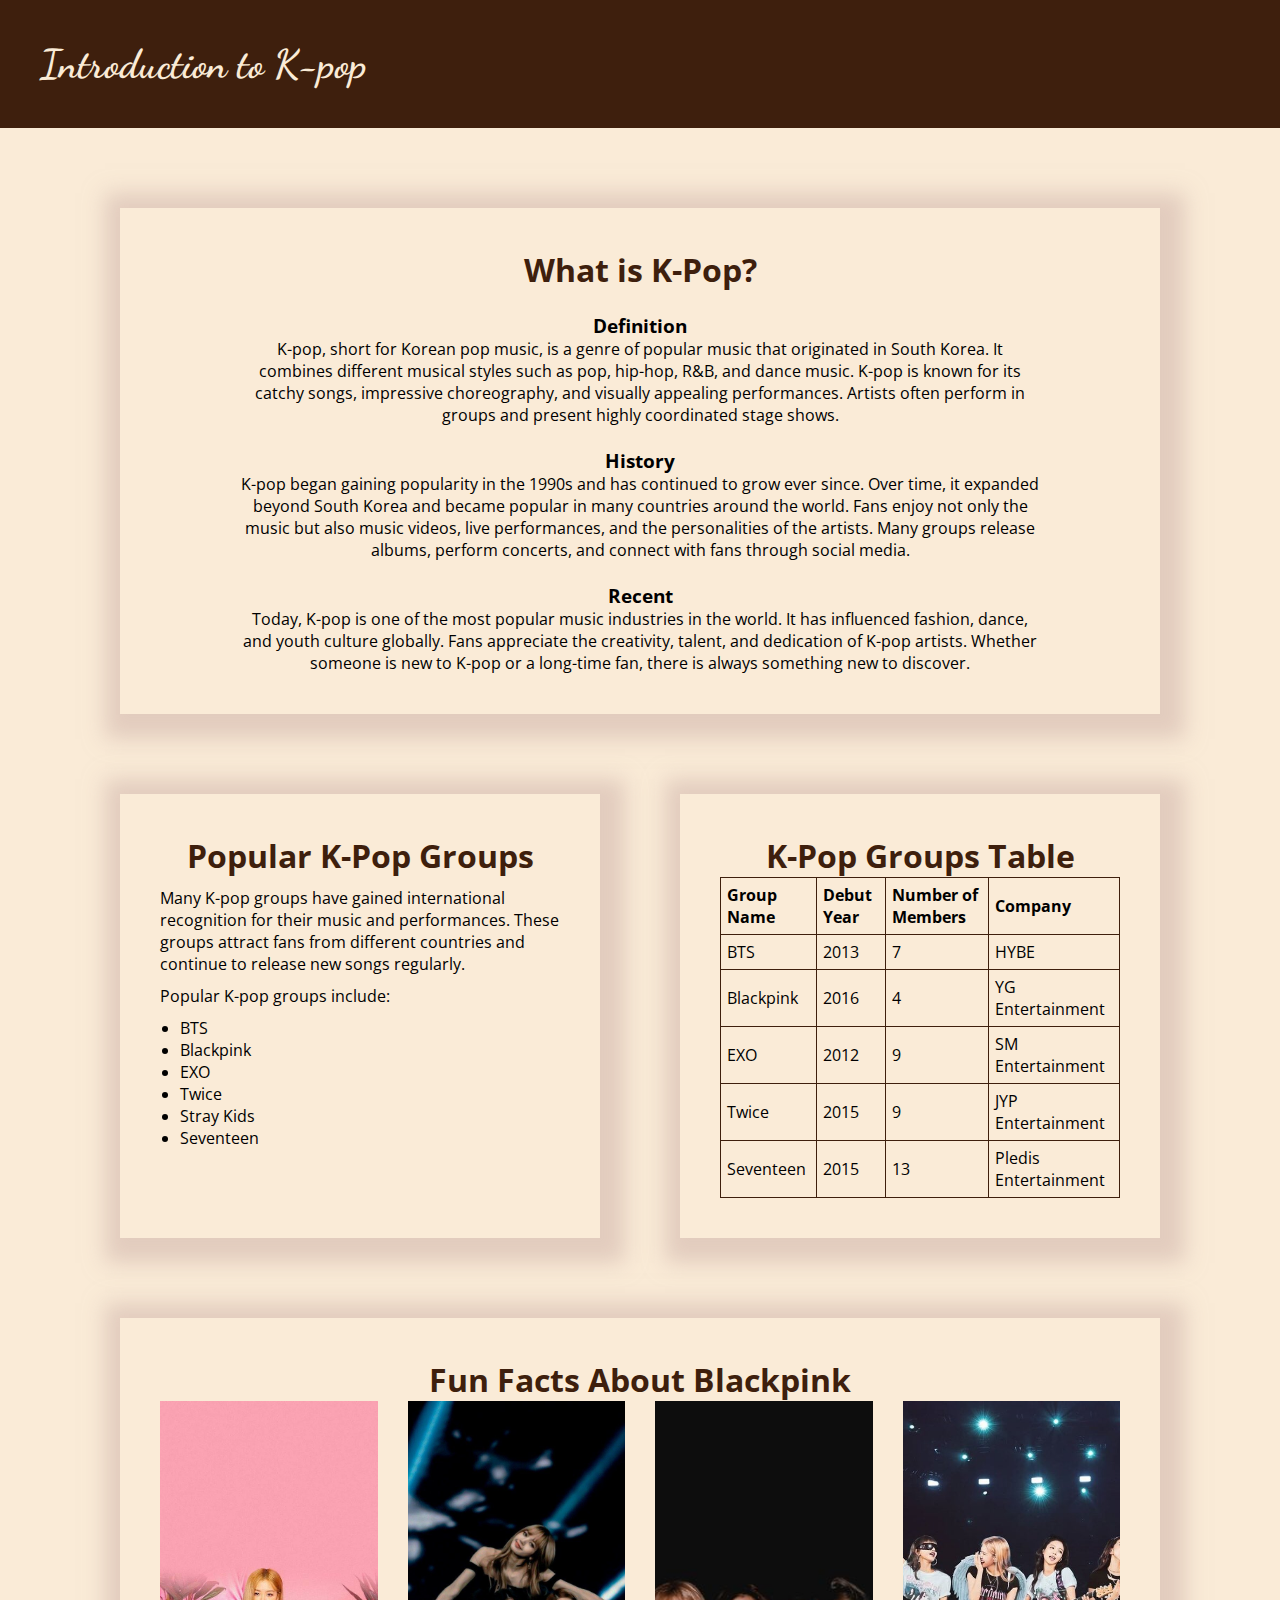
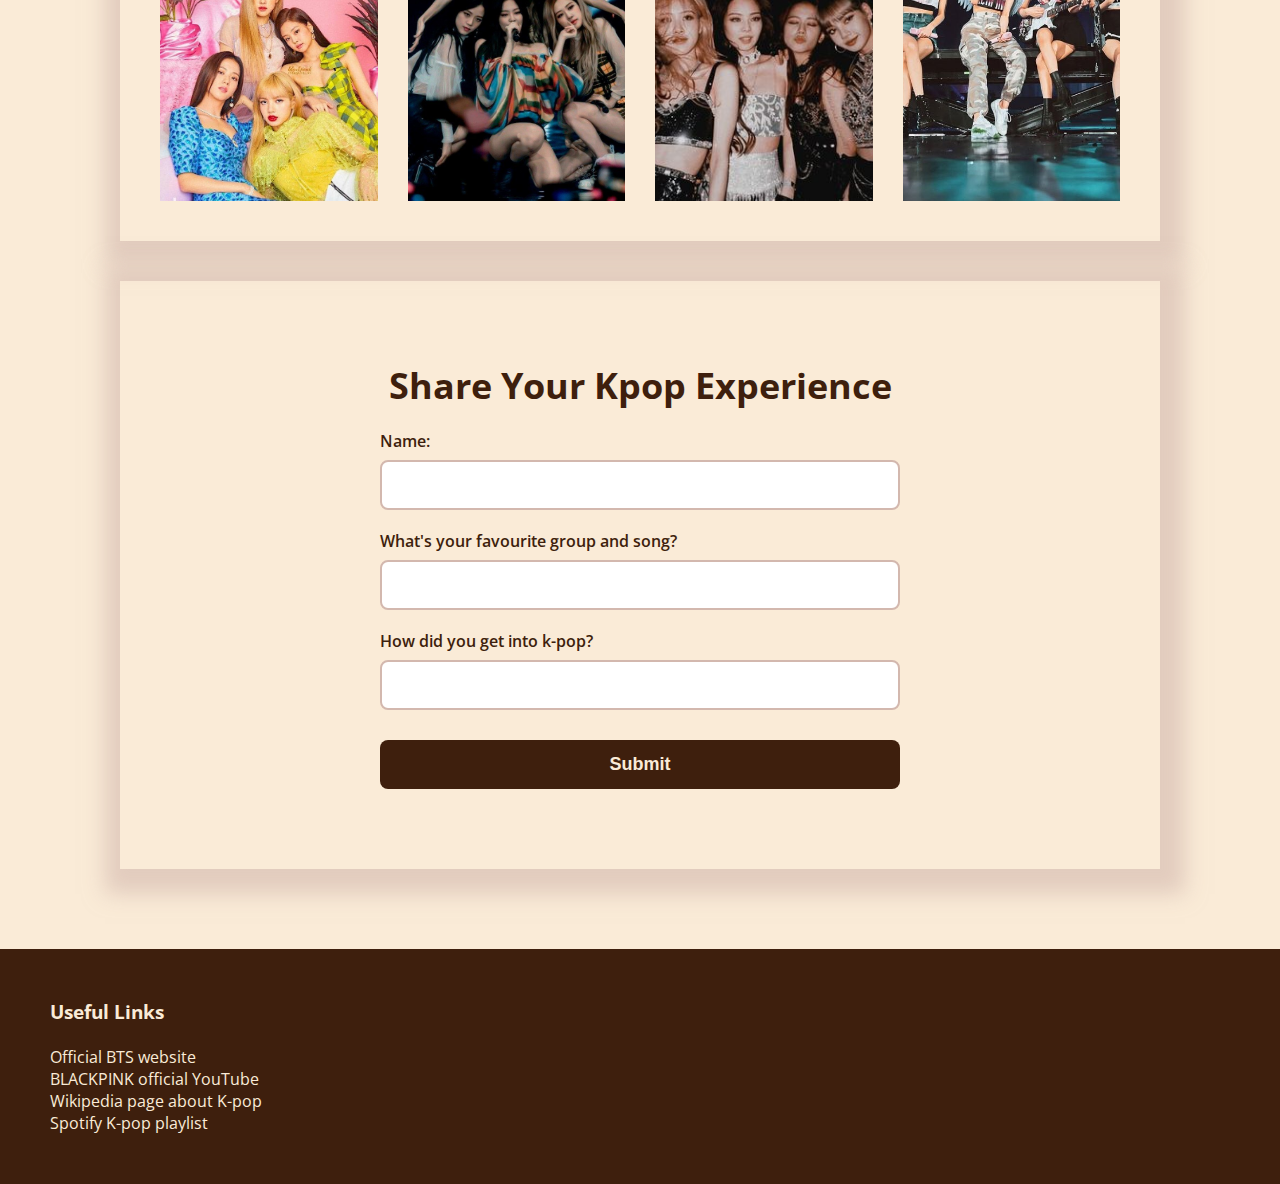
<file: website1/index.html>
<!DOCTYPE html>
<html lang="en">
<head>
    <meta charset="UTF-8">
    <meta name="viewport" content="width=device-width, initial-scale=1.0">
    <title>Website 1 - Echo</title>
    <link rel="preconnect" href="https://fonts.googleapis.com">
    <link rel="preconnect" href="https://fonts.gstatic.com" crossorigin>
    <link rel="stylesheet" href="styles.css">
    <link href="https://fonts.googleapis.com/css2?family=Open+Sans:ital,wdth,wght@0,75..100,300..800;1,75..100,300..800&display=swap" rel="stylesheet">
    <link href="https://fonts.googleapis.com/css2?family=Dancing+Script:wght@400..700&family=Open+Sans:ital,wdth,wght@0,75..100,300..800;1,75..100,300..800&display=swap" rel="stylesheet">
</head>
<body>
    <header>
        <h1>Introduction to K-pop</h1>
    </header>

    <main>
    <section class="intro">
        <h1>What is K-Pop?</h1>
        <br>
        <h3>Definition</h3>
        <p>K-pop, short for Korean pop music, is a genre of popular music that originated in South Korea. It combines different musical styles such as pop, hip-hop, R&B, and dance music. K-pop is known for its catchy songs, impressive choreography, and visually appealing performances. Artists often perform in groups and present highly coordinated stage shows.</p>
        <br>
        <h3>History</h3>
        <p>K-pop began gaining popularity in the 1990s and has continued to grow ever since. Over time, it expanded beyond South Korea and became popular in many countries around the world. Fans enjoy not only the music but also music videos, live performances, and the personalities of the artists. Many groups release albums, perform concerts, and connect with fans through social media.</p>
        <br>
        <h3>Recent</h3>
        <p>Today, K-pop is one of the most popular music industries in the world. It has influenced fashion, dance, and youth culture globally. Fans appreciate the creativity, talent, and dedication of K-pop artists. Whether someone is new to K-pop or a long-time fan, there is always something new to discover.</p>
    </section>
    <aside>
        <section>
            <h1>Popular K-Pop Groups</h1>
            <p>Many K-pop groups have gained international recognition for their music and performances. These groups attract fans from different countries and continue to release new songs regularly.</p>
            <p>Popular K-pop groups include:</p>
            <ul>
                <li>BTS</li>
                <li>Blackpink</li>
                <li>EXO</li>
                <li>Twice</li>
                <li>Stray Kids</li>
                <li>Seventeen</li>
            </ul>
        </section>
        
        <section>
            <h1>K-Pop Groups Table</h1>
            <table>
                <!-- Row 1 -->
                <tr>
                <td><b>Group Name</b></td>
                <td><b>Debut Year</b></td>
                <td><b>Number of Members</b></td>
                <td><b>Company</b></td>
                </tr>
                <!-- Row 2 -->
                <tr>
                <td>BTS</td>
                <td>2013</td>
                <td>7</td>
                <td>HYBE</td>
                </tr>
                <!-- Row 3 -->
                <tr>
                <td>Blackpink</td>
                <td>2016</td>
                <td>4</td>
                <td>YG Entertainment</td>
                </tr>
                <!-- Row 4 -->
                <tr>
                <td>EXO</td>
                <td>2012</td>
                <td>9</td>
                <td>SM Entertainment</td>
                </tr>
                <!-- Row 5 -->
                <tr>
                    <td>Twice</td>
                    <td>2015</td>
                    <td>9</td>
                    <td>JYP Entertainment</td>
                </tr>
                <!-- Row 6 -->
                <tr>
                    <td>Seventeen</td>
                    <td>2015</td>
                    <td>13</td>
                    <td>Pledis Entertainment</td>
                </tr>

            </table>
        </section>
    </aside>
    <section>
        <h1>Fun Facts About Blackpink</h1>
        <div class="card">

            <div class="image_container">
              <img src="blackpink1.jpg" alt="image of blackpink">
              <div class="fact">BLACKPINK debuted in 2016 under YG Entertainment.</div>
            </div>
          
            <div class="image_container">
              <img src="blackpink2.jpg" alt="image of blackpink">
              <div class="fact">BLACKPINK was the first K-pop girl group to perform at Coachella.</div>
            </div>
          
            <div class="image_container">
              <img src="blackpink3.jpg" alt="image of blackpink">
              <div class="fact">Their song "Ddu-Du Ddu-Du" has over 2 billion YouTube views.</div>
            </div>
          
            <div class="image_container">
              <img src="blackpink4.jpg" alt="image of blackpink">
              <div class="fact">The group has members from Korea, New Zealand, and Thailand.</div>
            </div>
          
          </div>
          
    </section>
    <section>
        <form action="/submit-contact" method="POST">
            <h1>Share Your Kpop Experience</h1>
            <p>
              <label for="name">Name:</label>
              <input type="text" id="name" name="name">
            </p>
            <p>
              <label for="mail">What's your favourite group and song?</label>
              <input type="text" id="favorite" name="favorite">
            </p>
            <p>
              <label for="bio">How did you get into k-pop?</label>
              <input type="text" id="bio" name="bio">
            </p>
            <button type="submit">Submit</button>
          </form>
    </section>
    </main>
    <footer>
        <h3>Useful Links</h3>
        <br>
        <p><a href="https://ibighit.com/bts/eng/">Official BTS website</a> </p>
        <p><a href="https://www.youtube.com/@BLACKPINK">BLACKPINK official YouTube</a></p>
        <p><a href="https://en.wikipedia.org/wiki/K-pop">Wikipedia page about K-pop</a> </p>
        <p><a href="https://open.spotify.com/genre/k-pop">Spotify K-pop playlist</a> </p>
    </footer>
    <script src="script.js" defer></script>
</body>
</html>
</file>
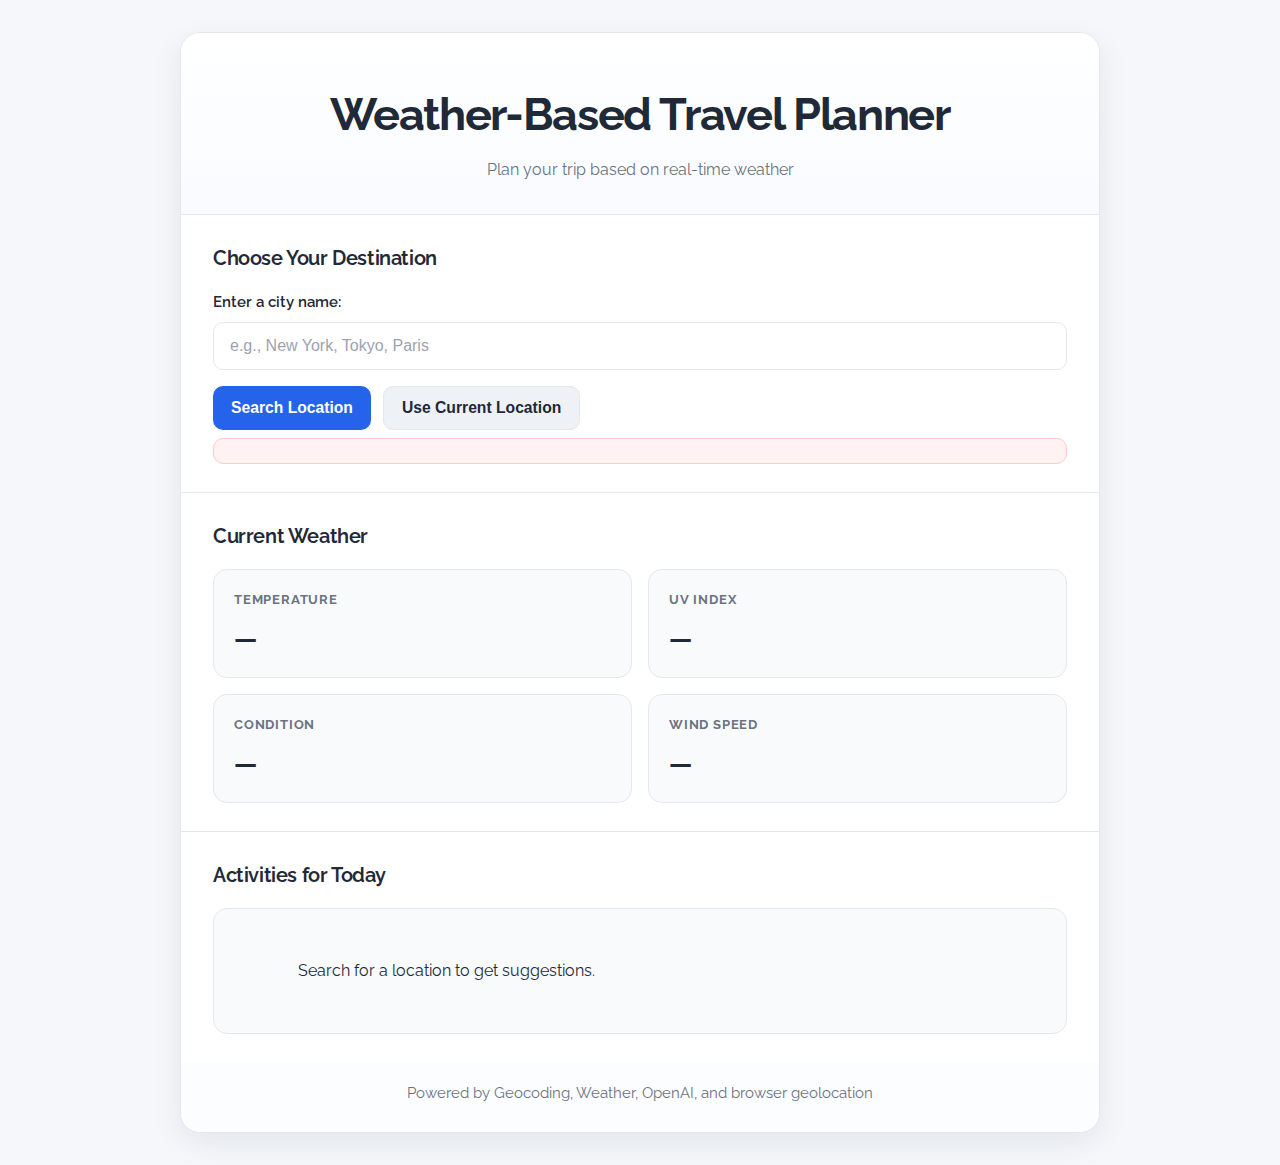
<file: Website2/index.html>
<!DOCTYPE html>
<html lang="en">
<head>
    <meta charset="UTF-8">
    <meta name="viewport" content="width=device-width, initial-scale=1.0">
    <title>Weather-Based Travel Planner</title>
    <link rel="preconnect" href="https://fonts.googleapis.com">
    <link rel="preconnect" href="https://fonts.gstatic.com" crossorigin>
    <link href="https://fonts.googleapis.com/css2?family=Raleway:ital,wght@0,100..900;1,100..900&display=swap" rel="stylesheet">
    <link rel="stylesheet" href="styles.css">
</head>
<body>
    <main class="container">
        <header>
            <h1>Weather-Based Travel Planner</h1>
            <p class="tagline">Plan your trip based on real-time weather</p>
        </header>

        <section class="destination-section" aria-labelledby="destination-heading">
            <h2 id="destination-heading">Choose Your Destination</h2>

            <form id="userLocation" class="location-form">
                <div class="input-group">
                    <label for="destination">Enter a city name:</label>
                    <div class="input-wrapper">
                        <input
                            type="text"
                            id="destination"
                            name="destination"
                            placeholder="e.g., New York, Tokyo, Paris"
                            required
                            autocomplete="off"
                        >
                    </div>
                </div>

                <div class="button-group">
                    <button type="submit" id="submitBtn" class="btn btn-primary">Search Location</button>
                    <button type="button" id="geoBtn" class="btn btn-secondary">Use Current Location</button>
                </div>
            </form>

            <div id="errorMessage" class="error-message hidden" aria-live="polite"></div>
        </section>

        <section class="weather-section hidden" id="weatherSection" aria-labelledby="weather-heading">
            <h2 id="weather-heading">Current Weather</h2>
            <p id="locationLabel" class="location-label"></p>

            <div class="weather-grid">
                <div class="weather-card">
                    <span class="label">Temperature</span>
                    <p id="temp" class="weather-value">—</p>
                </div>
                <div class="weather-card">
                    <span class="label">UV Index</span>
                    <p id="uv" class="weather-value">—</p>
                </div>
                <div class="weather-card">
                    <span class="label">Condition</span>
                    <p id="weather" class="weather-value">—</p>
                </div>
                <div class="weather-card">
                    <span class="label">Wind Speed</span>
                    <p id="wind" class="weather-value">—</p>
                </div>
            </div>
            
            <p id="tripTip" class="location-label"></p>
        </section>

        <section class="suggestions-section hidden" id="suggestionsSection" aria-labelledby="suggestions-heading">
            <h2 id="suggestions-heading">Activities for Today</h2>
            <div id="suggestions" class="suggestions-content" aria-live="polite">
                Search for a location to get suggestions.
            </div>
        </section>

        <footer>
            <p>Powered by Geocoding, Weather, OpenAI, and browser geolocation</p>
        </footer>
    </main>

    <script src="script.js"></script>
</body>
</html>
</file>
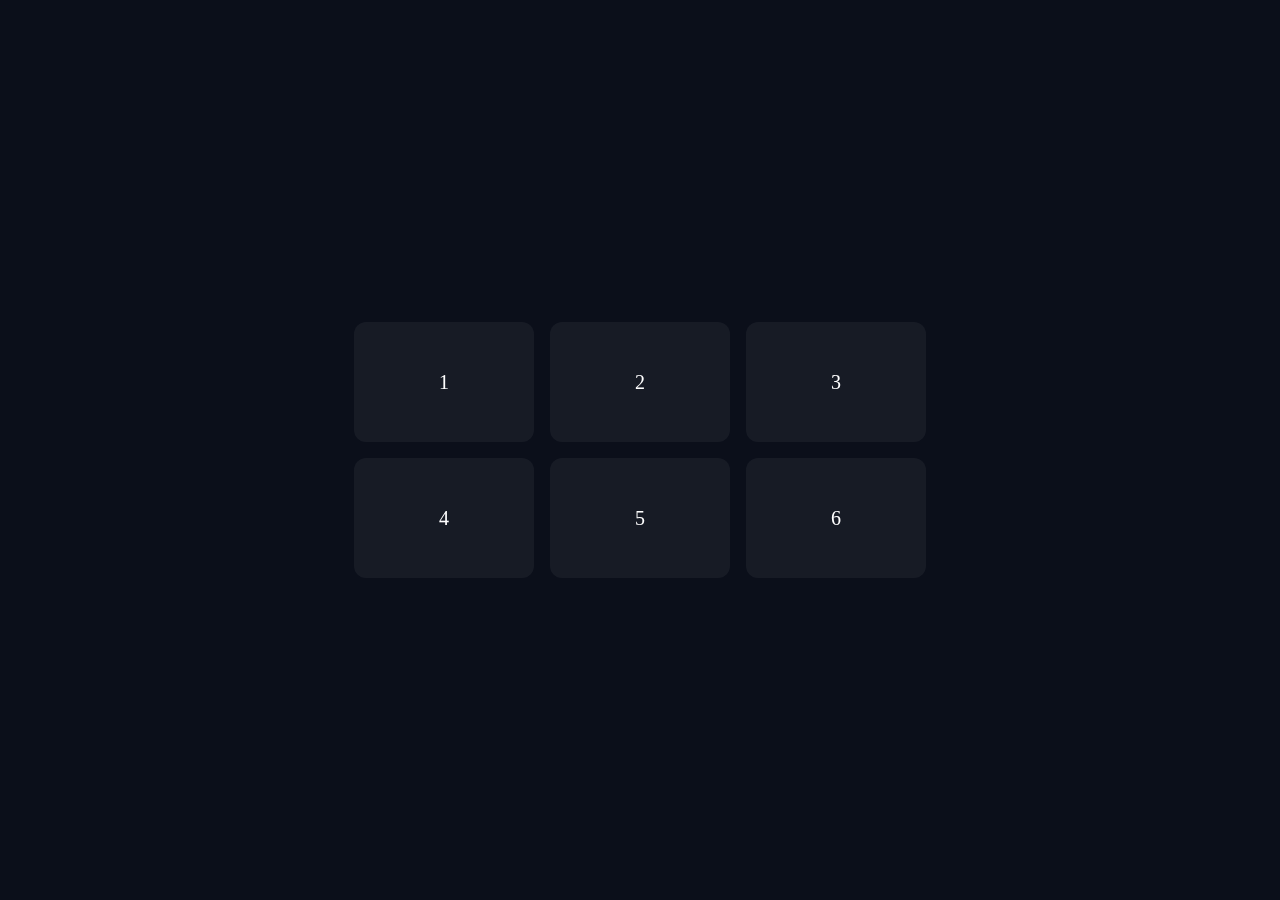
<file: challeng_0324.html>
<!DOCTYPE html>
<html lang="en">
<head>
<meta charset="UTF-8">
<meta name="viewport" content="width=device-width, initial-scale=1.0">
<title>Cool Hover Grid</title>

<style>
body {
    display: flex;
    justify-content: center;
    align-items: center;
    min-height: 100vh;
    margin: 0;
    background: #0b0f1a;
}

/* GRID */
.container {
    display: grid;
    grid-template-columns: repeat(3, 180px);
    gap: 16px;
}

/* CARDS */
.container div {
    height: 120px;
    display: flex;
    align-items: center;
    justify-content: center;

    background: rgba(255,255,255,0.05);
    color: white;
    font-size: 20px;

    border-radius: 12px;
    backdrop-filter: blur(8px);

    transition: all 0.3s ease;
}

/* dim others when hovering container */
.container:hover div {
    opacity: 0.4;
    transform: scale(0.95);
}

/* highlight hovered card */
.container div:hover {
    opacity: 1;
    transform: translateY(-10px) scale(1.08);

    background: rgba(150, 237, 255, 0.6);

    box-shadow:
        0 10px 30px rgba(167, 139, 250, 0.4),
        0 0 20px rgba(110, 231, 255, 0.6);
}
</style>
</head>

<body>
<div class="container">
    <div>1</div>
    <div>2</div>
    <div>3</div>
    <div>4</div>
    <div>5</div>
    <div>6</div>
</div>
</body>
</html>
</file>
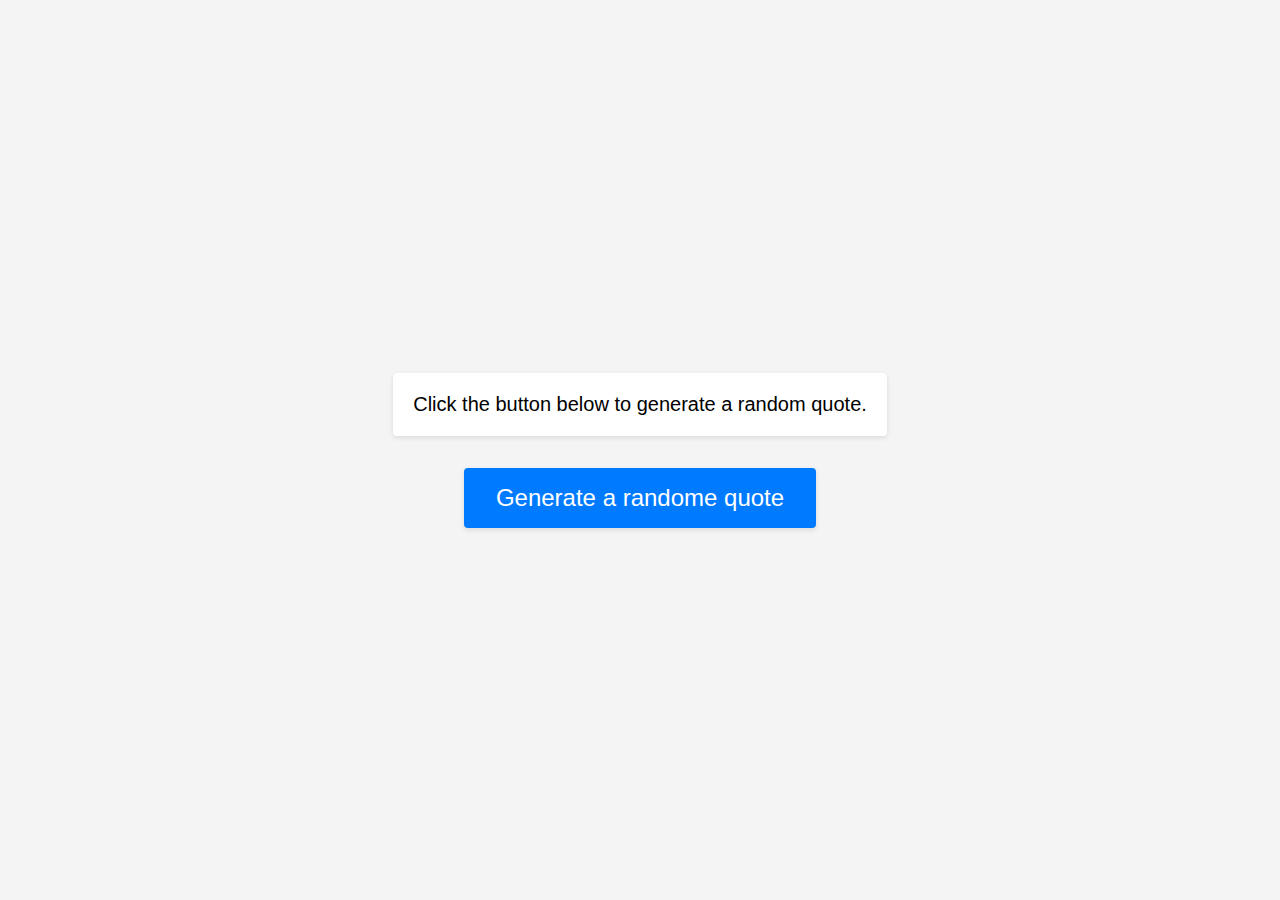
<file: fetch.html>
<!DOCTYPE html>
<html lang="en">
<head>
  <meta charset="UTF-8">
  <meta name="viewport" content="width=device-width, initial-scale=1.0">
  <title>Fetch Demo</title>
  <style>
    * {
      box-sizing: border-box;
      margin: 0;
      padding: 0;
    }

    body {
      font-family: Arial, sans-serif;
      font-size: 1.25rem;
      display: flex;
      flex-direction: column;
      justify-content: center;
      align-items: center;
      gap: 2rem;
      min-height: 100vh;
      background-color: #f4f4f4;
    }

    #output {
      max-width: 800px;
      padding: 20px;
      background-color: #fff;
      border-radius: 0.25rem;
      box-shadow: 0 2px 5px rgba(0, 0, 0, 0.1);
    }

    button {
      padding: 1rem 2rem;
      background-color: #007bff;
      font-size: 1.5rem;
      color: #fff;
      border: none;
      border-radius: 0.25rem;
      cursor: pointer;
      box-shadow: 0 2px 5px rgba(0, 0, 0, 0.1);
      transition: background-color 0.3s, box-shadow 0.3s, transform 0.3s;
    }

    button:hover {
      background-color: #0056b3;
      box-shadow: 0 4px 5px rgba(0, 0, 0, 0.2);
      transform: translateY(-2px) scale(1.05);
    }

    button:active {
      transform: translateY(0) scale(1);
    }
  </style>
</head>
<body>

  <div id="output">
    <p>Click the button below to generate a random quote.</p>
  </div>

  <button type="button">Generate a randome quote</button>

  <script>
    const button = document.querySelector('button')
    const output = document.querySelector('#output')
    button.addEventListener('click',()=>{
      button.style.background = 'red'
      fetch('https://cse2004.com/api/quotes/random')
      .then(res => res.json())
      .then(result => {
        output.innerHTML = `
        <p><strong>${result.text}</strong></p>
        <p>${result.author}</p>
        `
        });
    });
  </script>


<!--trying out geo api
<div id="output">
  <p>Click the button below to show your location</p>
</div>

<button type="button">Show your location</button>

<script>
  const button = document.querySelector('button')
  const output = document.querySelector('#output')
  button.addEventListener('click',()=>{
    button.style.background = 'red'
    fetch('https://cse2004.com/api/geocode?address=St+Louis')
    .then(res => {
      if (res.ok) {
        return res.json()
      } else {
        alert('Request failed with status: ' + res.status);
      }
    })
    .then(result => {
      const address = result.results[0].formatted_address;
      const latitude = result.results[0].geometry.location.lat;
      const longitude = result.results[0].geometry.location.lng;
      output.innerHTML = `
      <p>You are currently in ${address}</p>
      <p>Latitude: ${latitude}</p>
      <p>Longitude: ${longitude}</p>
      `
    })
    .catch(err => alert('Error: ' + err.message));
  });
</script>
-->


</body>
</html>
</file>
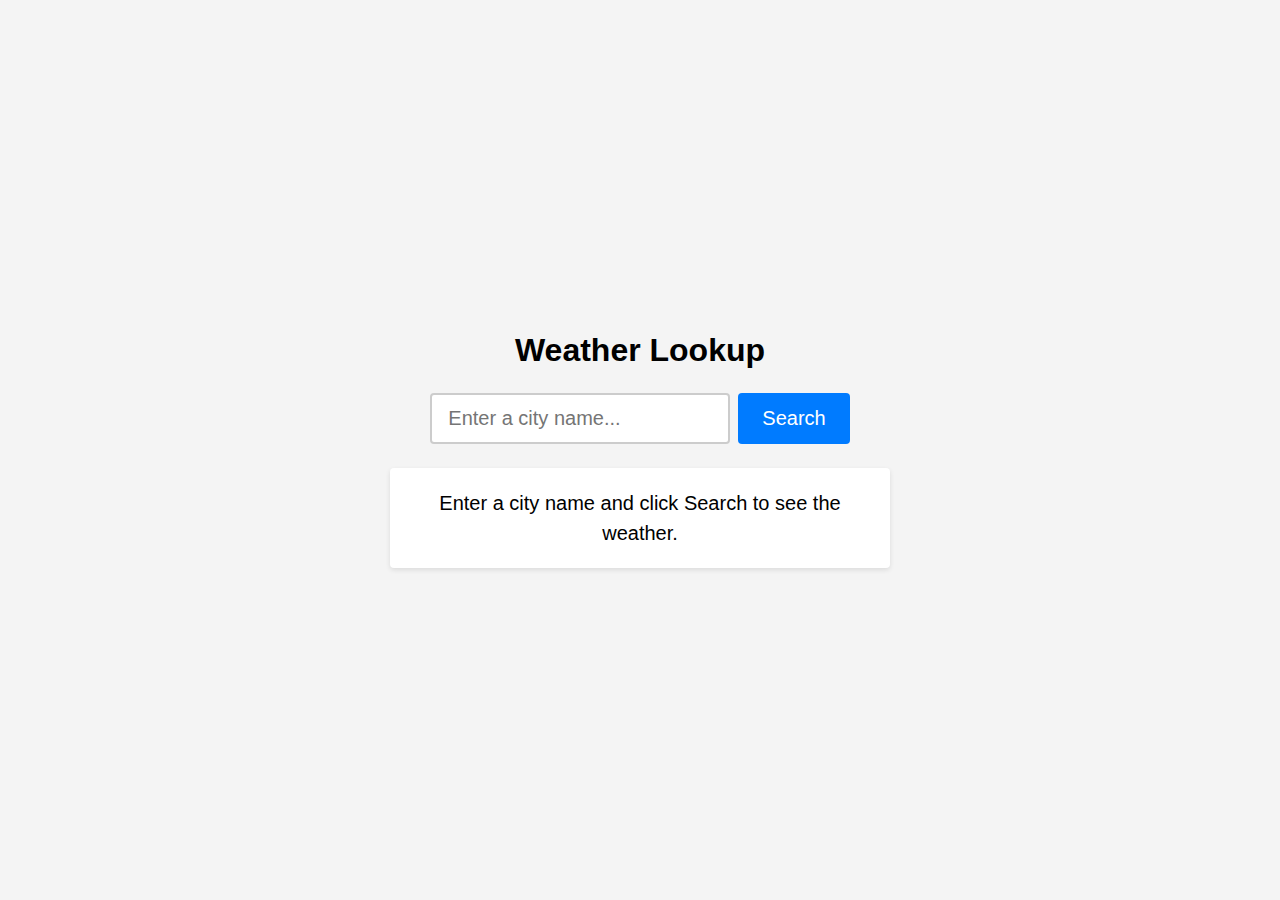
<file: weather-lookup.html>
<!DOCTYPE html>
<html lang="en">
<head>
  <meta charset="UTF-8">
  <meta name="viewport" content="width=device-width, initial-scale=1.0">
  <title>Weather Lookup</title>
  <style>
    * {
      box-sizing: border-box;
      margin: 0;
      padding: 0;
    }

    body {
      font-family: Arial, sans-serif;
      font-size: 1.25rem;
      display: flex;
      flex-direction: column;
      justify-content: center;
      align-items: center;
      gap: 1.5rem;
      min-height: 100vh;
      background-color: #f4f4f4;
    }

    h1 {
      font-size: 2rem;
    }

    .search-row {
      display: flex;
      gap: 0.5rem;
    }

    input {
      padding: 0.75rem 1rem;
      font-size: 1.25rem;
      border: 2px solid #ccc;
      border-radius: 0.25rem;
      width: 300px;
    }

    button {
      padding: 0.75rem 1.5rem;
      background-color: #007bff;
      font-size: 1.25rem;
      color: #fff;
      border: none;
      border-radius: 0.25rem;
      cursor: pointer;
      transition: background-color 0.2s;
    }

    button:hover {
      background-color: #0056b3;
    }

    #output {
      max-width: 500px;
      min-height: 100px;
      padding: 20px;
      background-color: #fff;
      border-radius: 0.25rem;
      box-shadow: 0 2px 5px rgba(0, 0, 0, 0.1);
      text-align: center;
      line-height: 1.5;
    }

    #timeGenerated{
      font-size:10px;
    }
  </style>
</head>
<body>

  <h1>Weather Lookup</h1>

  <div class="search-row">
    <input type="text" id="city-input" placeholder="Enter a city name...">
    <button type="button" id="search-btn">Search</button>
  </div>

  <div id="output">
    <p>Enter a city name and click Search to see the weather.</p>
  </div>

  <script>
    const button = document.querySelector('button');
    const input = document.querySelector('#city-input');
    const output = document.querySelector('#output');
    async function getWeather(city){
      let geoResponse = await fetch(`https://cse2004.com/api/geocode?address=${city}`)
      let geoData = await geoResponse.json()
      let lat = geoData?.results?.[0]?.geometry?.location?.lat
      let lng = geoData?.results?.[0]?.geometry?.location?.lng
      
      let weatherResponse = await fetch(`https://cse2004.com/api/weather?latitude=${lat}&longitude=${lng}`)
      let weatherData = await weatherResponse.json()
      return weatherData
    }
    button.addEventListener('click',async()=>{
      button.style.background='red';
      let weather = await getWeather(input.value)
      let currentTemp = weather?.temperature?.degrees
      let feelTemp = weather?.feelsLikeTemperature?.degrees
      let currentTime = weather?.currentTime
      output.innerHTML = `
      <p>Current Temperature is: <strong>${currentTemp} &#8457</strong></p>
      <p></p>
      <p>Feels Like: <strong>${feelTemp} &#8457</strong></P>
      <p></p>
      <p id="timeGenerated">generated at ${currentTime}</p>
      `
      })
  </script>

</body>
</html>
</file>
<file: website1/styles.css>
* {
    margin: 0;
    padding: 0;
    box-sizing: border-box;
  }
body{
    margin:0px;
    font-family: "Open Sans", sans-serif;
    background-color: antiquewhite;

}
header {
    display: flex;
    justify-content: space-between;
    align-items: center;
    padding:40px;
    background-color: #3E1F0D;
    color:antiquewhite;
}

header h1{
    font-size:40px;
    font-family: "Dancing Script", cursive;
}

main{
    margin:80px; 
}
.intro{
    text-align:center;
}
.intro p{
    padding:0 80px;
}
aside{
    display:flex;
}
aside section {
    flex: 1;
}
aside ul{
    padding-left: 20px;
}
aside p{
    margin:10px 0;
}
table {
    border-collapse: collapse; 
    width: 100%;
}
table, th, td {
    border: 1px solid #3E1F0D; 
}

th, td {
    padding: 6px;
    text-align: left;
}
section{
    box-shadow: 5px 5px 20px 20px #d3b8ae9a;
    padding:40px;
    margin:40px;
}

section h1{
    color: #3E1F0D;
    text-align: center;
}
.card{
    display:flex;
    justify-content: space-around;
    gap:30px;
}
.image_container {
    width: 300px;
    height: 400px;
    overflow: hidden;
    position: relative;
    cursor: pointer;
}

.image_container img {
    width: 100%;
    height: 100%;
    object-fit: cover;
}

.fact {
    position: absolute;
    bottom: 0;
    left: 0;
    right: 0;

    background: rgba(0, 0, 0, 0.8);
    color: white;

    padding: 15px;

    opacity: 0;
    transform: translateY(100%);
    transition: 0.3s ease;
}

.fact.show {
    opacity: 1;
    transform: translateY(0);
}

form {
    max-width: 600px;
    margin: 0 auto;
    padding: 40px;
    display: flex;
    flex-direction: column;
    gap: 20px;
}

form h1 {
    text-align: center;
    font-size: 36px;
    color: #3E1F0D;
}

form p {
    display: flex;
    flex-direction: column;
    gap: 8px;
}

form label {
    font-weight: 600;
    color: #3E1F0D;
}

form input {
    padding: 12px;

    border: 2px solid #d3b8ae;
    border-radius: 8px;

    font-size: 16px;
    font-family: "Open Sans", sans-serif;

    transition: all 0.2s ease;
}

form input:focus {
    outline: none;
    border-color: #3E1F0D;
    box-shadow: 0 0 8px rgba(62, 31, 13, 0.2);
}

form button {
    margin-top: 10px;
    padding: 14px;

    border: none;
    border-radius: 8px;

    background-color: #3E1F0D;
    color: antiquewhite;

    font-size: 18px;
    font-weight: 600;

    cursor: pointer;

    transition: all 0.2s ease;
}

form button:hover {
    background-color: #5a2d14;
    transform: translateY(-2px);
}

form button:active {
    transform: translateY(0);
}

footer {
    color:antiquewhite;
    padding:50px;
    background-color: #3E1F0D;
}

footer a{
    text-decoration:none;
    color:antiquewhite;
}

@media (max-width: 768px) {
    main { margin: 20px; }
    .intro p { padding: 0 10px; }
    aside { flex-direction: column; }
    .card { flex-direction: column; align-items: center; }
    section { margin: 20px 0; padding: 20px; }
  }
</file>
<file: Website2/styles.css>
/* Reset */
* {
    margin: 0;
    padding: 0;
    box-sizing: border-box;
}

/* Base */
:root {
    --bg: #f5f7fb;
    --surface: #ffffff;
    --surface-soft: #f8fafc;
    --text: #1f2937;
    --muted: #6b7280;
    --border: #e5e7eb;
    --primary: #2563eb;
    --primary-hover: #1d4ed8;
    --secondary: #eef2f7;
    --error-bg: #fef2f2;
    --error-text: #b91c1c;
    --shadow: 0 10px 30px rgba(15, 23, 42, 0.08);
    --radius-lg: 20px;
    --radius-md: 14px;
    --radius-sm: 10px;
}

body {
    font-family: "Raleway", sans-serif;
    background: var(--bg);
    color: var(--text);
    min-height: 100vh;
    line-height: 1.5;
    padding: 32px 20px;
}

/* Main container */
main.container {
    max-width: 920px;
    margin: 0 auto;
    background: var(--surface);
    border: 1px solid var(--border);
    border-radius: var(--radius-lg);
    box-shadow: var(--shadow);
    overflow: hidden;
}

/* Header */
header {
    padding: 48px 32px 32px;
    background: linear-gradient(to bottom, #ffffff, #f8fbff);
    border-bottom: 1px solid var(--border);
    text-align: center;
}

header h1 {
    font-size: clamp(2rem, 4vw, 2.8rem);
    font-weight: 700;
    letter-spacing: -0.03em;
    margin-bottom: 10px;
}

.tagline {
    color: var(--muted);
    font-size: 1rem;
}

/* Sections */
section {
    padding: 28px 32px;
    border-bottom: 1px solid var(--border);
}

section:last-of-type {
    border-bottom: none;
}

h2 {
    font-size: 1.25rem;
    margin-bottom: 18px;
    font-weight: 650;
    letter-spacing: -0.02em;
}

/* Form */
.location-form {
    display: flex;
    flex-direction: column;
    gap: 16px;
}

.input-group {
    display: flex;
    flex-direction: column;
    gap: 8px;
}

.input-group label {
    font-size: 0.95rem;
    font-weight: 600;
    color: var(--text);
}

.input-wrapper {
    width: 100%;
}

input[type="text"] {
    width: 100%;
    padding: 14px 16px;
    border: 1px solid var(--border);
    border-radius: var(--radius-sm);
    background: #fff;
    color: var(--text);
    font-size: 1rem;
    transition: border-color 0.2s ease, box-shadow 0.2s ease;
}

input[type="text"]::placeholder {
    color: #9ca3af;
}

input[type="text"]:focus {
    outline: none;
    border-color: var(--primary);
    box-shadow: 0 0 0 4px rgba(37, 99, 235, 0.12);
}

/* Buttons */
.button-group {
    display: flex;
    gap: 12px;
    flex-wrap: wrap;
}

.btn {
    appearance: none;
    border: none;
    border-radius: var(--radius-sm);
    padding: 12px 18px;
    font-size: 0.98rem;
    font-weight: 600;
    cursor: pointer;
    transition: transform 0.15s ease, background-color 0.2s ease, border-color 0.2s ease, opacity 0.2s ease;
}

.btn:hover {
    transform: translateY(-1px);
}

.btn:active {
    transform: translateY(0);
}

.btn:disabled {
    opacity: 0.65;
    cursor: not-allowed;
    transform: none;
}

.btn-primary {
    background: var(--primary);
    color: white;
}

.btn-primary:hover {
    background: var(--primary-hover);
}

.btn-secondary {
    background: var(--secondary);
    color: var(--text);
    border: 1px solid var(--border);
}

.btn-secondary:hover {
    background: #e5eaf1;
}

/* Error */
.error-message {
    margin-top: 8px;
    padding: 12px 14px;
    background: var(--error-bg);
    color: var(--error-text);
    border: 1px solid #fecaca;
    border-radius: var(--radius-sm);
    font-size: 0.95rem;
}

/* Weather cards */
.weather-grid {
    display: grid;
    grid-template-columns: repeat(2, minmax(0, 1fr));
    gap: 16px;
}

.weather-card {
    background: var(--surface-soft);
    border: 1px solid var(--border);
    border-radius: var(--radius-md);
    padding: 20px;
}

.weather-card .label {
    display: block;
    font-size: 0.82rem;
    text-transform: uppercase;
    letter-spacing: 0.06em;
    color: var(--muted);
    margin-bottom: 10px;
    font-weight: 700;
}

.weather-value {
    font-size: 1.55rem;
    font-weight: 700;
    letter-spacing: -0.03em;
    color: var(--text);
}

/* Suggestions */
.suggestions-content {
    background: var(--surface-soft);
    border: 1px solid var(--border);
    border-radius: var(--radius-md);
    padding: 20px;
    color: var(--text);
    white-space: pre-wrap;
    word-break: break-word;
    line-height: 1.75;
    min-height: 100px;
}

/* Footer */
footer {
    padding: 20px 32px 28px;
    text-align: center;
    color: var(--muted);
    font-size: 0.92rem;
    background: #fcfdff;
}

/* Responsive */
@media (max-width: 700px) {
    body {
        padding: 18px 12px;
    }

    header {
        padding: 36px 20px 24px;
    }

    section,
    footer {
        padding-left: 20px;
        padding-right: 20px;
    }

    .weather-grid {
        grid-template-columns: 1fr;
    }

    .button-group {
        flex-direction: column;
    }

    .btn {
        width: 100%;
    }
}
</file>
